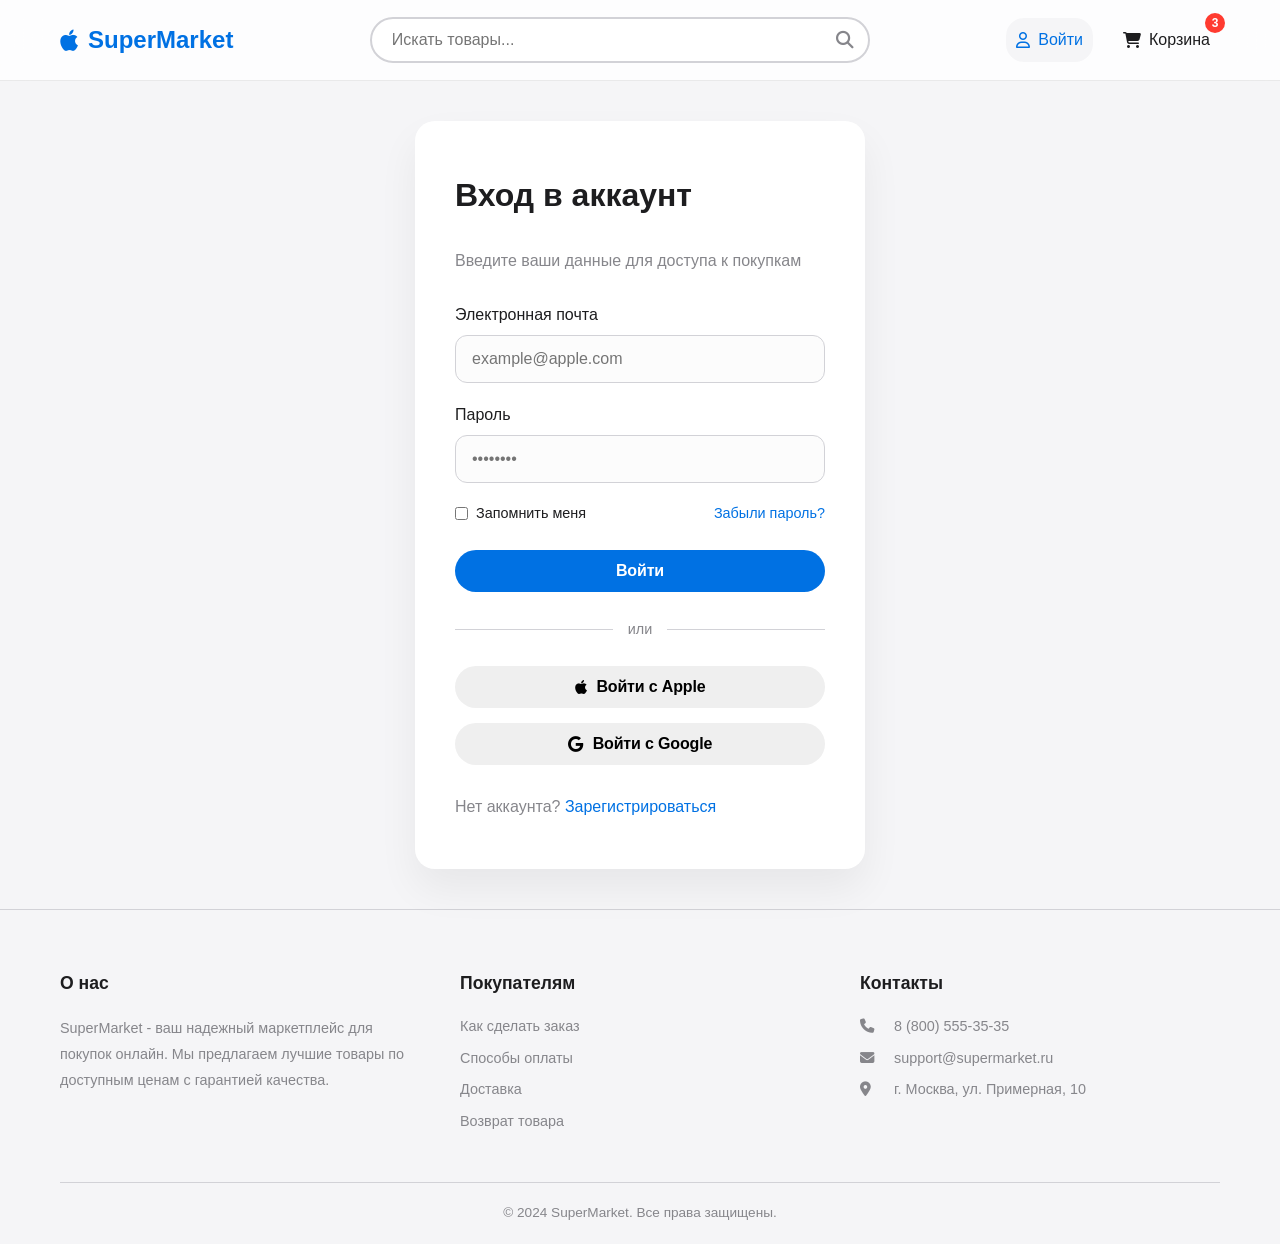
<file: login.html>
<!DOCTYPE html>
<html lang="ru">
<head>
    <meta charset="UTF-8">
    <meta name="viewport" content="width=device-width, initial-scale=1.0">
    <title>Вход - SuperMarket</title>
    <link rel="stylesheet" href="styles.css">
    <link rel="stylesheet" href="https://cdnjs.cloudflare.com/ajax/libs/font-awesome/6.4.0/css/all.min.css">
</head>
<body>
    <header class="header">
        <div class="container">
            <div class="header-inner">
                <a href="index.html" class="logo">
                    <i class="fa-brands fa-apple"></i> SuperMarket
                </a>

                <div class="search-bar">
                    <input type="text" placeholder="Искать товары...">
                    <button type="submit"><i class="fa-solid fa-search"></i></button>
                </div>

                <nav class="nav">
                    <a href="login.html" class="nav-link active"><i class="fa-regular fa-user"></i> Войти</a>
                    <a href="cart.html" class="nav-link cart-link">
                        <i class="fa-solid fa-cart-shopping"></i> Корзина
                        <span class="cart-badge">3</span>
                    </a>
                </nav>
            </div>
        </div>
    </header>

    <main class="login-page fade-in">
        <div class="login-container slide-up">
            <h1 class="page-title text-center">Вход в аккаунт</h1>
            <p class="login-subtitle text-center">Введите ваши данные для доступа к покупкам</p>

            <form class="login-form">
                <div class="form-group">
                    <label for="email">Электронная почта</label>
                    <input type="email" id="email" placeholder="example@apple.com" required>
                </div>

                <div class="form-group">
                    <label for="password">Пароль</label>
                    <input type="password" id="password" placeholder="••••••••" required>
                </div>

                <div class="form-actions">
                    <label class="remember-me">
                        <input type="checkbox"> Запомнить меня
                    </label>
                    <a href="#" class="forgot-password">Забыли пароль?</a>
                </div>

                <button type="submit" class="btn btn-primary btn-block">Войти</button>
            </form>

            <div class="login-divider">
                <span>или</span>
            </div>

            <div class="social-login">
                <button class="btn btn-outline btn-block social-btn">
                    <i class="fa-brands fa-apple"></i> Войти с Apple
                </button>
                <button class="btn btn-outline btn-block social-btn">
                    <i class="fa-brands fa-google"></i> Войти с Google
                </button>
            </div>

            <p class="register-prompt text-center">
                Нет аккаунта? <a href="#">Зарегистрироваться</a>
            </p>
        </div>
    </main>

    <footer class="footer">
        <div class="container">
            <div class="footer-grid">
                <div class="footer-col">
                    <h3>О нас</h3>
                    <p>SuperMarket - ваш надежный маркетплейс для покупок онлайн. Мы предлагаем лучшие товары по доступным ценам с гарантией качества.</p>
                </div>
                <div class="footer-col">
                    <h3>Покупателям</h3>
                    <ul>
                        <li><a href="#">Как сделать заказ</a></li>
                        <li><a href="#">Способы оплаты</a></li>
                        <li><a href="#">Доставка</a></li>
                        <li><a href="#">Возврат товара</a></li>
                    </ul>
                </div>
                <div class="footer-col">
                    <h3>Контакты</h3>
                    <ul>
                        <li><i class="fa-solid fa-phone"></i> 8 (800) 555-35-35</li>
                        <li><i class="fa-solid fa-envelope"></i> support@supermarket.ru</li>
                        <li><i class="fa-solid fa-location-dot"></i> г. Москва, ул. Примерная, 10</li>
                    </ul>
                </div>
            </div>
            <div class="footer-bottom">
                <p>&copy; 2024 SuperMarket. Все права защищены.</p>
            </div>
        </div>
    </footer>
</body>
</html>
</file>
<file: styles.css>
/* Reset and Base Styles */
* {
    margin: 0;
    padding: 0;
    box-sizing: border-box;
}

:root {
    --primary-color: #0071e3;
    --primary-hover: #0077ED;
    --secondary-color: #f5f5f7;
    --text-color: #1d1d1f;
    --text-light: #86868b;
    --border-color: #d2d2d7;
    --success-color: #34c759;
    --danger-color: #ff3b30;
    --bg-color: #f5f5f7;
    --white: #ffffff;
    --border-radius: 18px;
    --transition: all 0.3s cubic-bezier(0.25, 0.1, 0.25, 1);
    --shadow: 0 8px 24px rgba(0,0,0,0.04);
    --shadow-hover: 0 12px 32px rgba(0,0,0,0.08);
}

body {
    font-family: -apple-system, BlinkMacSystemFont, "SF Pro Text", "Segoe UI", Roboto, Helvetica, Arial, sans-serif;
    color: var(--text-color);
    background-color: var(--bg-color);
    line-height: 1.5;
    -webkit-font-smoothing: antialiased;
    -moz-osx-font-smoothing: grayscale;
}

a {
    text-decoration: none;
    color: inherit;
    transition: var(--transition);
}

ul {
    list-style: none;
}

img {
    max-width: 100%;
    height: auto;
    display: block;
}

.container {
    max-width: 1200px;
    margin: 0 auto;
    padding: 0 20px;
}

/* Typography */
h1, h2, h3, h4 {
    color: var(--text-color);
    margin-bottom: 15px;
    font-weight: 600;
}

.text-green {
    color: var(--success-color);
}

/* Buttons */
.btn {
    display: inline-block;
    padding: 12px 24px;
    border-radius: 980px; /* Pill shape for primary buttons */
    border: none;
    cursor: pointer;
    font-weight: 600;
    text-align: center;
    transition: var(--transition);
    font-size: 1rem;
    letter-spacing: -0.01em;
}

.btn-primary {
    background-color: var(--primary-color);
    color: var(--white);
}

.btn-primary:hover {
    background-color: var(--primary-hover);
}

.btn-secondary {
    background-color: var(--secondary-color);
    color: var(--text-color);
    border: 1px solid var(--border-color);
}

.btn-secondary:hover {
    background-color: var(--border-color);
}

.btn-large {
    padding: 15px 30px;
    font-size: 1.1rem;
}

.btn-block {
    display: block;
    width: 100%;
}

.btn-icon {
    display: inline-flex;
    align-items: center;
    justify-content: center;
    width: 50px;
    height: 50px;
    border-radius: 50%; /* Circle for icon buttons */
    background-color: var(--secondary-color);
    color: var(--text-color);
    border: 1px solid var(--border-color);
    font-size: 1.2rem;
}

.btn-icon:hover {
    color: var(--danger-color);
    border-color: var(--danger-color);
    background-color: var(--white);
}

/* Header */
.header {
    background-color: rgba(255, 255, 255, 0.8);
    backdrop-filter: saturate(180%) blur(20px);
    -webkit-backdrop-filter: saturate(180%) blur(20px);
    border-bottom: 1px solid rgba(0,0,0,0.08);
    position: sticky;
    top: 0;
    z-index: 100;
}

.header-inner {
    display: flex;
    align-items: center;
    justify-content: space-between;
    height: 80px;
}

.logo {
    font-size: 1.5rem;
    font-weight: 700;
    color: var(--primary-color);
    display: flex;
    align-items: center;
    gap: 10px;
}

.search-bar {
    display: flex;
    flex: 0 1 500px;
    position: relative;
}

.search-bar input {
    width: 100%;
    padding: 12px 20px;
    padding-right: 50px;
    border: 2px solid var(--border-color);
    border-radius: 25px;
    font-size: 1rem;
    outline: none;
    transition: var(--transition);
}

.search-bar input:focus {
    border-color: var(--primary-color);
}

.search-bar button {
    position: absolute;
    right: 5px;
    top: 50%;
    transform: translateY(-50%);
    background: none;
    border: none;
    width: 40px;
    height: 40px;
    border-radius: 50%;
    cursor: pointer;
    color: var(--text-light);
    font-size: 1.1rem;
    transition: var(--transition);
}

.search-bar button:hover {
    color: var(--primary-color);
    background-color: var(--secondary-color);
}

.nav {
    display: flex;
    align-items: center;
    gap: 20px;
}

.nav-link {
    display: flex;
    align-items: center;
    gap: 8px;
    font-weight: 500;
    color: var(--text-color);
    padding: 10px;
    border-radius: var(--border-radius);
}

.nav-link:hover, .nav-link.active {
    color: var(--primary-color);
    background-color: var(--secondary-color);
}

.cart-link {
    position: relative;
}

.cart-badge {
    position: absolute;
    top: 0;
    right: 0;
    background-color: var(--danger-color);
    color: var(--white);
    font-size: 0.75rem;
    font-weight: bold;
    height: 20px;
    width: 20px;
    display: flex;
    align-items: center;
    justify-content: center;
    border-radius: 50%;
    transform: translate(25%, -25%);
}

/* Hero Section */
.hero {
    background: var(--white);
    color: var(--text-color);
    padding: 100px 0;
    text-align: center;
    border-bottom: 1px solid var(--border-color);
}

.hero-content h1 {
    color: var(--text-color);
    font-size: 3.5rem;
    font-weight: 700;
    letter-spacing: -0.02em;
    margin-bottom: 20px;
}

.hero-content p {
    font-size: 1.2rem;
    margin-bottom: 30px;
    opacity: 0.9;
    max-width: 600px;
    margin-left: auto;
    margin-right: auto;
}

.hero .btn {
    background-color: var(--primary-color);
    color: var(--white);
    font-size: 1.1rem;
    padding: 14px 30px;
}

.hero .btn:hover {
    background-color: var(--secondary-color);
    transform: translateY(-2px);
    box-shadow: 0 4px 10px rgba(0,0,0,0.2);
}

/* Featured Products */
.featured-products {
    padding: 60px 0;
}

.section-title {
    text-align: center;
    font-size: 2rem;
    margin-bottom: 40px;
    position: relative;
}

.section-title::after {
    content: '';
    display: block;
    width: 60px;
    height: 3px;
    background-color: var(--primary-color);
    margin: 10px auto 0;
}

.product-grid {
    display: grid;
    grid-template-columns: repeat(auto-fill, minmax(250px, 1fr));
    gap: 30px;
}

.product-card {
    background-color: var(--white);
    border-radius: var(--border-radius);
    overflow: hidden;
    box-shadow: 0 4px 14px rgba(0,0,0,0.02);
    transition: var(--transition);
    display: flex;
    flex-direction: column;
    border: 1px solid rgba(0,0,0,0.02);
}

.product-card:hover {
    transform: translateY(-5px);
    box-shadow: var(--shadow-hover);
}

.product-image {
    position: relative;
    padding-top: 100%; /* 1:1 Aspect Ratio */
    background-color: var(--white);
    overflow: hidden;
}

.product-image img {
    position: absolute;
    top: 0;
    left: 0;
    width: 100%;
    height: 100%;
    object-fit: cover;
    transition: transform 0.5s ease;
}

.product-card:hover .product-image img {
    transform: scale(1.05);
}

.product-info {
    padding: 20px;
    display: flex;
    flex-direction: column;
    flex-grow: 1;
}

.product-category {
    font-size: 0.85rem;
    color: var(--text-light);
    margin-bottom: 5px;
}

.product-title {
    font-size: 1.1rem;
    margin-bottom: 10px;
    height: 2.8em; /* Roughly 2 lines */
    overflow: hidden;
    display: -webkit-box;
    -webkit-line-clamp: 2;
    -webkit-box-orient: vertical;
}

.product-title a:hover {
    color: var(--primary-color);
}

.product-rating {
    color: #ffc107;
    font-size: 0.9rem;
    margin-bottom: 15px;
}

.product-rating span {
    color: var(--text-light);
    margin-left: 5px;
}

.product-price {
    margin-bottom: 20px;
    margin-top: auto;
}

.current-price {
    font-size: 1.3rem;
    font-weight: 700;
    color: var(--text-color);
}

.old-price {
    font-size: 0.9rem;
    color: var(--text-light);
    text-decoration: line-through;
    margin-left: 10px;
}

.btn-add-to-cart {
    background-color: var(--secondary-color);
    color: var(--primary-color);
    width: 100%;
    border: none;
    border-radius: 980px;
}

.product-card:hover .btn-add-to-cart {
    background-color: var(--primary-color);
    color: var(--white);
}

/* Product Details Page */
.product-page {
    padding: 40px 0;
}

.breadcrumb {
    margin-bottom: 30px;
    font-size: 0.9rem;
    color: var(--text-light);
}

.breadcrumb a {
    color: var(--primary-color);
}

.breadcrumb a:hover {
    text-decoration: underline;
}

.product-details {
    display: grid;
    grid-template-columns: 1fr 1fr;
    gap: 50px;
    background-color: var(--white);
    padding: 40px;
    border-radius: var(--border-radius);
    box-shadow: var(--shadow);
    margin-bottom: 40px;
}

.product-gallery {
    display: flex;
    flex-direction: column;
    gap: 20px;
}

.main-image {
    border-radius: var(--border-radius);
    overflow: hidden;
    border: 1px solid var(--border-color);
}

.thumbnail-list {
    display: flex;
    gap: 15px;
}

.thumbnail-list img {
    width: 80px;
    height: 80px;
    object-fit: cover;
    border-radius: var(--border-radius);
    border: 2px solid transparent;
    cursor: pointer;
    transition: var(--transition);
}

.thumbnail-list img.active, .thumbnail-list img:hover {
    border-color: var(--primary-color);
}

.product-info-detail {
    display: flex;
    flex-direction: column;
}

.product-title-large {
    font-size: 1.8rem;
    margin-bottom: 15px;
    line-height: 1.3;
}

.product-rating-large {
    color: #ffc107;
    font-size: 1.1rem;
    margin-bottom: 25px;
    display: flex;
    align-items: center;
    gap: 5px;
}

.product-rating-large span {
    color: var(--text-light);
    margin-left: 10px;
    font-size: 0.95rem;
}

.reviews-link {
    margin-left: 15px !important;
}

.reviews-link a {
    color: var(--primary-color);
}

.product-price-large {
    display: flex;
    align-items: center;
    gap: 15px;
    margin-bottom: 20px;
}

.product-price-large .current-price {
    font-size: 2.2rem;
}

.product-price-large .old-price {
    font-size: 1.2rem;
}

.discount-badge {
    background-color: var(--danger-color);
    color: var(--white);
    padding: 5px 10px;
    border-radius: 4px;
    font-weight: bold;
    font-size: 0.9rem;
}

.product-stock {
    color: var(--success-color);
    margin-bottom: 30px;
    font-weight: 500;
    display: flex;
    align-items: center;
    gap: 8px;
}

.product-options {
    margin-bottom: 30px;
    border-top: 1px solid var(--border-color);
    border-bottom: 1px solid var(--border-color);
    padding: 20px 0;
}

.option-group {
    margin-bottom: 20px;
}

.option-group:last-child {
    margin-bottom: 0;
}

.option-group label {
    display: block;
    margin-bottom: 10px;
    font-weight: 600;
}

.color-options, .memory-options {
    display: flex;
    gap: 15px;
}

.color-btn {
    width: 35px;
    height: 35px;
    border-radius: 50%;
    border: 2px solid transparent;
    cursor: pointer;
    transition: var(--transition);
    box-shadow: 0 0 0 1px var(--border-color);
}

.color-btn.active, .color-btn:hover {
    box-shadow: 0 0 0 2px var(--white), 0 0 0 4px var(--primary-color);
}

.color-btn.black { background-color: #222; }
.color-btn.cream { background-color: #f5f5dc; }
.color-btn.green { background-color: #2e4a3b; }
.color-btn.lavender { background-color: #d8c3e5; }

.memory-btn {
    padding: 10px 20px;
    border: 1px solid var(--border-color);
    background-color: var(--white);
    border-radius: var(--border-radius);
    cursor: pointer;
    font-weight: 500;
    transition: var(--transition);
}

.memory-btn.active, .memory-btn:hover {
    border-color: var(--primary-color);
    color: var(--primary-color);
    background-color: rgba(74, 110, 224, 0.05);
}

.product-actions {
    display: flex;
    gap: 15px;
    margin-bottom: 30px;
}

.quantity-selector {
    display: flex;
    border: 1px solid var(--border-color);
    border-radius: var(--border-radius);
    overflow: hidden;
    height: 50px;
}

.qty-btn {
    width: 40px;
    background-color: var(--secondary-color);
    border: none;
    cursor: pointer;
    font-size: 1.2rem;
    transition: var(--transition);
}

.qty-btn:hover {
    background-color: var(--border-color);
}

.quantity-selector input {
    width: 50px;
    text-align: center;
    border: none;
    border-left: 1px solid var(--border-color);
    border-right: 1px solid var(--border-color);
    font-size: 1.1rem;
    font-weight: 600;
    -moz-appearance: textfield;
}

.quantity-selector input::-webkit-outer-spin-button,
.quantity-selector input::-webkit-inner-spin-button {
    -webkit-appearance: none;
    margin: 0;
}

.btn-add {
    flex-grow: 1;
    display: flex;
    align-items: center;
    justify-content: center;
    gap: 10px;
}

.delivery-info {
    background-color: var(--secondary-color);
    padding: 20px;
    border-radius: var(--border-radius);
    display: flex;
    flex-direction: column;
    gap: 15px;
}

.delivery-item {
    display: flex;
    gap: 15px;
    align-items: flex-start;
}

.delivery-item i {
    font-size: 1.5rem;
    color: var(--primary-color);
    margin-top: 2px;
}

.delivery-item strong {
    display: block;
    margin-bottom: 5px;
}

.delivery-item p {
    color: var(--text-light);
    font-size: 0.9rem;
    margin: 0;
}

.product-description {
    background-color: var(--white);
    padding: 40px;
    border-radius: var(--border-radius);
    box-shadow: var(--shadow);
}

.product-description h2 {
    font-size: 1.5rem;
    margin-bottom: 20px;
    padding-bottom: 10px;
    border-bottom: 1px solid var(--border-color);
}

.product-description h3 {
    margin-top: 30px;
    margin-bottom: 15px;
    font-size: 1.3rem;
}

.product-description p {
    margin-bottom: 20px;
}

.specs-table {
    width: 100%;
    border-collapse: collapse;
}

.specs-table td {
    padding: 15px;
    border-bottom: 1px solid var(--border-color);
}

.specs-table tr td:first-child {
    width: 30%;
    color: var(--text-light);
    font-weight: 500;
}

/* Cart Page */
.cart-page {
    padding: 40px 0;
}

.page-title {
    font-size: 2rem;
    margin-bottom: 30px;
}

.cart-layout {
    display: grid;
    grid-template-columns: 2fr 1fr;
    gap: 30px;
}

.cart-items {
    background-color: var(--white);
    border-radius: var(--border-radius);
    box-shadow: var(--shadow);
    padding: 20px;
}

.cart-header {
    display: grid;
    grid-template-columns: 3fr 1fr 1fr 1fr auto;
    gap: 15px;
    padding-bottom: 15px;
    border-bottom: 1px solid var(--border-color);
    font-weight: 600;
    color: var(--text-light);
    text-transform: uppercase;
    font-size: 0.85rem;
}

.cart-item {
    display: grid;
    grid-template-columns: 3fr 1fr 1fr 1fr auto;
    gap: 15px;
    align-items: center;
    padding: 20px 0;
    border-bottom: 1px solid var(--border-color);
}

.cart-item:last-child {
    border-bottom: none;
    padding-bottom: 0;
}

.cart-item-product {
    display: flex;
    gap: 20px;
    align-items: center;
}

.cart-item-image {
    width: 80px;
    height: 80px;
    object-fit: cover;
    border-radius: var(--border-radius);
    border: 1px solid var(--border-color);
}

.cart-item-title {
    font-size: 1rem;
    margin-bottom: 5px;
}

.cart-item-title a:hover {
    color: var(--primary-color);
}

.cart-item-variant {
    font-size: 0.85rem;
    color: var(--text-light);
}

.cart-item-price {
    font-weight: 600;
}

.cart-item-quantity .quantity-selector {
    height: 40px;
    width: 110px;
}

.cart-item-quantity .qty-btn {
    width: 30px;
}

.cart-item-total {
    font-size: 1.1rem;
}

.btn-remove {
    background: none;
    border: none;
    color: var(--text-light);
    cursor: pointer;
    font-size: 1.2rem;
    transition: var(--transition);
}

.btn-remove:hover {
    color: var(--danger-color);
}

.cart-summary {
    background-color: var(--white);
    border-radius: var(--border-radius);
    box-shadow: var(--shadow);
    padding: 30px;
    height: fit-content;
}

.cart-summary h3 {
    font-size: 1.3rem;
    margin-bottom: 25px;
    padding-bottom: 15px;
    border-bottom: 1px solid var(--border-color);
}

.summary-row {
    display: flex;
    justify-content: space-between;
    margin-bottom: 15px;
    color: var(--text-color);
}

.promo-code {
    display: flex;
    gap: 10px;
    margin: 25px 0;
    padding: 20px 0;
    border-top: 1px dashed var(--border-color);
    border-bottom: 1px dashed var(--border-color);
}

.promo-code input {
    flex-grow: 1;
    padding: 10px 15px;
    border: 1px solid var(--border-color);
    border-radius: var(--border-radius);
    outline: none;
}

.promo-code input:focus {
    border-color: var(--primary-color);
}

.summary-total {
    display: flex;
    justify-content: space-between;
    font-size: 1.3rem;
    font-weight: 700;
    margin-bottom: 25px;
}

.btn-checkout {
    padding: 15px;
    font-size: 1.1rem;
}

/* Footer */
.footer {
    background-color: var(--secondary-color);
    color: var(--text-light);
    padding: 60px 0 20px;
    margin-top: auto;
    border-top: 1px solid var(--border-color);
}

.footer-grid {
    display: grid;
    grid-template-columns: repeat(auto-fit, minmax(250px, 1fr));
    gap: 40px;
    margin-bottom: 40px;
}

.footer-col h3 {
    color: var(--text-color);
    font-size: 1.1rem;
    margin-bottom: 20px;
    font-weight: 600;
}

.footer-col p {
    color: var(--text-light);
    line-height: 1.8;
    font-size: 0.9rem;
}

.footer-col ul li {
    margin-bottom: 10px;
    font-size: 0.9rem;
}

.footer-col ul li a {
    color: var(--text-light);
    transition: var(--transition);
}

.footer-col ul li a:hover {
    color: var(--text-color);
}

.footer-col ul li i {
    color: var(--text-light);
    width: 20px;
    margin-right: 10px;
}

.footer-bottom {
    text-align: center;
    padding-top: 20px;
    border-top: 1px solid var(--border-color);
    color: var(--text-light);
    font-size: 0.85rem;
}

/* Responsive Design */
@media (max-width: 992px) {
    .product-details {
        grid-template-columns: 1fr;
    }

    .cart-layout {
        grid-template-columns: 1fr;
    }
}

@media (max-width: 768px) {
    .header-inner {
        flex-wrap: wrap;
        height: auto;
        padding: 15px 0;
        gap: 15px;
    }

    .search-bar {
        order: 3;
        flex: 1 1 100%;
    }

    .cart-header {
        display: none;
    }

    .cart-item {
        grid-template-columns: 1fr;
        grid-template-areas:
            "product"
            "price"
            "qty"
            "total"
            "action";
        gap: 10px;
        position: relative;
    }

    .cart-item-product { grid-area: product; }
    .cart-item-price { grid-area: price; }
    .cart-item-quantity { grid-area: qty; }
    .cart-item-total { grid-area: total; }

    .cart-item-action {
        position: absolute;
        top: 20px;
        right: 0;
    }
}

/* Animations */
@keyframes fadeIn {
    from { opacity: 0; }
    to { opacity: 1; }
}

@keyframes slideUp {
    from {
        opacity: 0;
        transform: translateY(20px);
    }
    to {
        opacity: 1;
        transform: translateY(0);
    }
}

.fade-in {
    animation: fadeIn 0.6s ease-out forwards;
}

.slide-up {
    animation: slideUp 0.6s cubic-bezier(0.16, 1, 0.3, 1) forwards;
}

/* Hover Enhancements */
.product-card {
    transition: transform 0.3s cubic-bezier(0.16, 1, 0.3, 1), box-shadow 0.3s cubic-bezier(0.16, 1, 0.3, 1);
}

.product-card:hover {
    transform: translateY(-5px);
    box-shadow: 0 15px 30px rgba(0,0,0,0.08);
}

.btn {
    transition: all 0.2s ease-in-out;
}

.btn:active {
    transform: scale(0.97);
}

/* Login Page Specifics */
.login-page {
    display: flex;
    align-items: center;
    justify-content: center;
    min-height: calc(100vh - 150px);
    padding: 40px 20px;
    background-color: var(--background-color);
}

.login-container {
    background-color: var(--white);
    padding: 50px 40px;
    border-radius: 20px;
    box-shadow: 0 20px 40px rgba(0,0,0,0.06);
    width: 100%;
    max-width: 450px;
}

.login-subtitle {
    color: var(--text-light);
    margin-bottom: 30px;
}

.form-group {
    margin-bottom: 20px;
}

.form-group label {
    display: block;
    margin-bottom: 8px;
    font-weight: 500;
    color: var(--text-color);
}

.form-group input, .form-group textarea {
    width: 100%;
    padding: 14px 16px;
    border: 1px solid var(--border-color);
    border-radius: 12px;
    font-family: inherit;
    font-size: 1rem;
    transition: all 0.3s ease;
    background-color: #fcfcfc;
}

.form-group input:focus, .form-group textarea:focus {
    outline: none;
    border-color: var(--primary-color);
    box-shadow: 0 0 0 4px rgba(0, 113, 227, 0.1);
    background-color: var(--white);
}

.form-actions {
    display: flex;
    justify-content: space-between;
    align-items: center;
    margin-bottom: 25px;
    font-size: 0.9rem;
}

.remember-me {
    display: flex;
    align-items: center;
    gap: 8px;
    cursor: pointer;
}

.forgot-password {
    color: var(--primary-color);
}

.login-divider {
    text-align: center;
    margin: 25px 0;
    position: relative;
}

.login-divider::before {
    content: "";
    position: absolute;
    top: 50%;
    left: 0;
    right: 0;
    height: 1px;
    background-color: var(--border-color);
    z-index: 1;
}

.login-divider span {
    background-color: var(--white);
    padding: 0 15px;
    color: var(--text-light);
    font-size: 0.9rem;
    position: relative;
    z-index: 2;
}

.social-login {
    display: flex;
    flex-direction: column;
    gap: 15px;
}

.social-btn {
    display: flex;
    justify-content: center;
    align-items: center;
    gap: 10px;
    font-size: 1rem;
    padding: 12px;
}

.register-prompt {
    margin-top: 30px;
    color: var(--text-light);
}

.register-prompt a {
    color: var(--primary-color);
    font-weight: 500;
}

/* Checkout Page */
.checkout-page {
    padding: 40px 0;
}

.checkout-steps {
    display: flex;
    align-items: center;
    gap: 10px;
    color: var(--text-light);
    font-size: 0.9rem;
}

.checkout-steps .active {
    color: var(--text-color);
    font-weight: 600;
}

.checkout-layout {
    display: grid;
    grid-template-columns: 2fr 1fr;
    gap: 30px;
    margin-top: 30px;
}

.checkout-card {
    background-color: var(--white);
    border-radius: 20px;
    padding: 30px;
    margin-bottom: 25px;
    box-shadow: 0 10px 20px rgba(0,0,0,0.03);
}

.checkout-card-title {
    font-size: 1.3rem;
    margin-bottom: 25px;
    padding-bottom: 15px;
    border-bottom: 1px solid var(--border-color);
}

.form-row {
    display: flex;
    gap: 20px;
}

.form-group.half {
    flex: 1;
}

.delivery-methods, .payment-methods {
    display: flex;
    flex-direction: column;
    gap: 15px;
}

.delivery-method, .payment-method {
    display: flex;
    align-items: center;
    padding: 20px;
    border: 1px solid var(--border-color);
    border-radius: 12px;
    cursor: pointer;
    transition: all 0.2s ease;
}

.delivery-method:hover, .payment-method:hover {
    border-color: #c0c0c0;
}

.delivery-method input[type="radio"], .payment-method input[type="radio"] {
    margin-right: 15px;
    accent-color: var(--primary-color);
    width: 18px;
    height: 18px;
}

.method-info {
    display: flex;
    flex-direction: column;
    gap: 5px;
}

.payment-method .method-info {
    flex-direction: row;
    align-items: center;
    gap: 10px;
    font-size: 1.1rem;
}

.payment-method .method-info i {
    font-size: 1.5rem;
}

.method-title {
    font-weight: 600;
}

.method-desc {
    color: var(--text-light);
    font-size: 0.9rem;
}

.sticky-summary {
    position: sticky;
    top: 90px;
}

.checkout-mini-cart {
    margin: 20px 0;
    display: flex;
    flex-direction: column;
    gap: 15px;
}

.mini-cart-item {
    display: flex;
    align-items: center;
    gap: 15px;
}

.mini-cart-item img {
    width: 50px;
    height: 50px;
    object-fit: cover;
    border-radius: 8px;
    border: 1px solid var(--border-color);
}

.mini-cart-info {
    flex: 1;
}

.mini-cart-info h4 {
    font-size: 0.9rem;
    margin: 0 0 5px 0;
}

.mini-cart-info span {
    font-size: 0.8rem;
    color: var(--text-light);
}

.mini-cart-price {
    font-weight: 600;
    font-size: 0.95rem;
}

.mt-20 { margin-top: 20px; }
.mt-10 { margin-top: 10px; }
.pt-20 { padding-top: 20px; }
.border-top { border-top: 1px solid var(--border-color); }
.border-none { border: none; }
.terms-text {
    font-size: 0.75rem;
    color: var(--text-light);
}

@media (max-width: 992px) {
    .checkout-layout {
        grid-template-columns: 1fr;
    }

    .checkout-summary-section {
        order: -1;
    }
}

@media (max-width: 768px) {
    .form-row {
        flex-direction: column;
        gap: 0;
    }
}

/* CSS-only Tabs for Product Page */
.tabs-container {
    margin-top: 40px;
    background-color: var(--white);
    border-radius: var(--border-radius);
    box-shadow: var(--shadow);
    overflow: hidden;
}

.tabs-nav {
    display: flex;
    border-bottom: 1px solid var(--border-color);
    background-color: #fcfcfc;
}

.tab-label {
    padding: 20px 30px;
    cursor: pointer;
    font-weight: 500;
    color: var(--text-light);
    transition: all 0.3s ease;
    border-bottom: 2px solid transparent;
}

.tab-label:hover {
    color: var(--text-color);
}

.tab-content {
    display: none;
    padding: 30px;
    animation: fadeIn 0.4s ease-out;
}

/* Tab Logic */
#tab1:checked ~ .tabs-nav label[for="tab1"],
#tab2:checked ~ .tabs-nav label[for="tab2"],
#tab3:checked ~ .tabs-nav label[for="tab3"] {
    color: var(--primary-color);
    border-bottom-color: var(--primary-color);
    background-color: var(--white);
}

#tab1:checked ~ .tab-content-wrapper #content1,
#tab2:checked ~ .tab-content-wrapper #content2,
#tab3:checked ~ .tab-content-wrapper #content3 {
    display: block;
}

.tab-radio {
    display: none;
}
</file>
